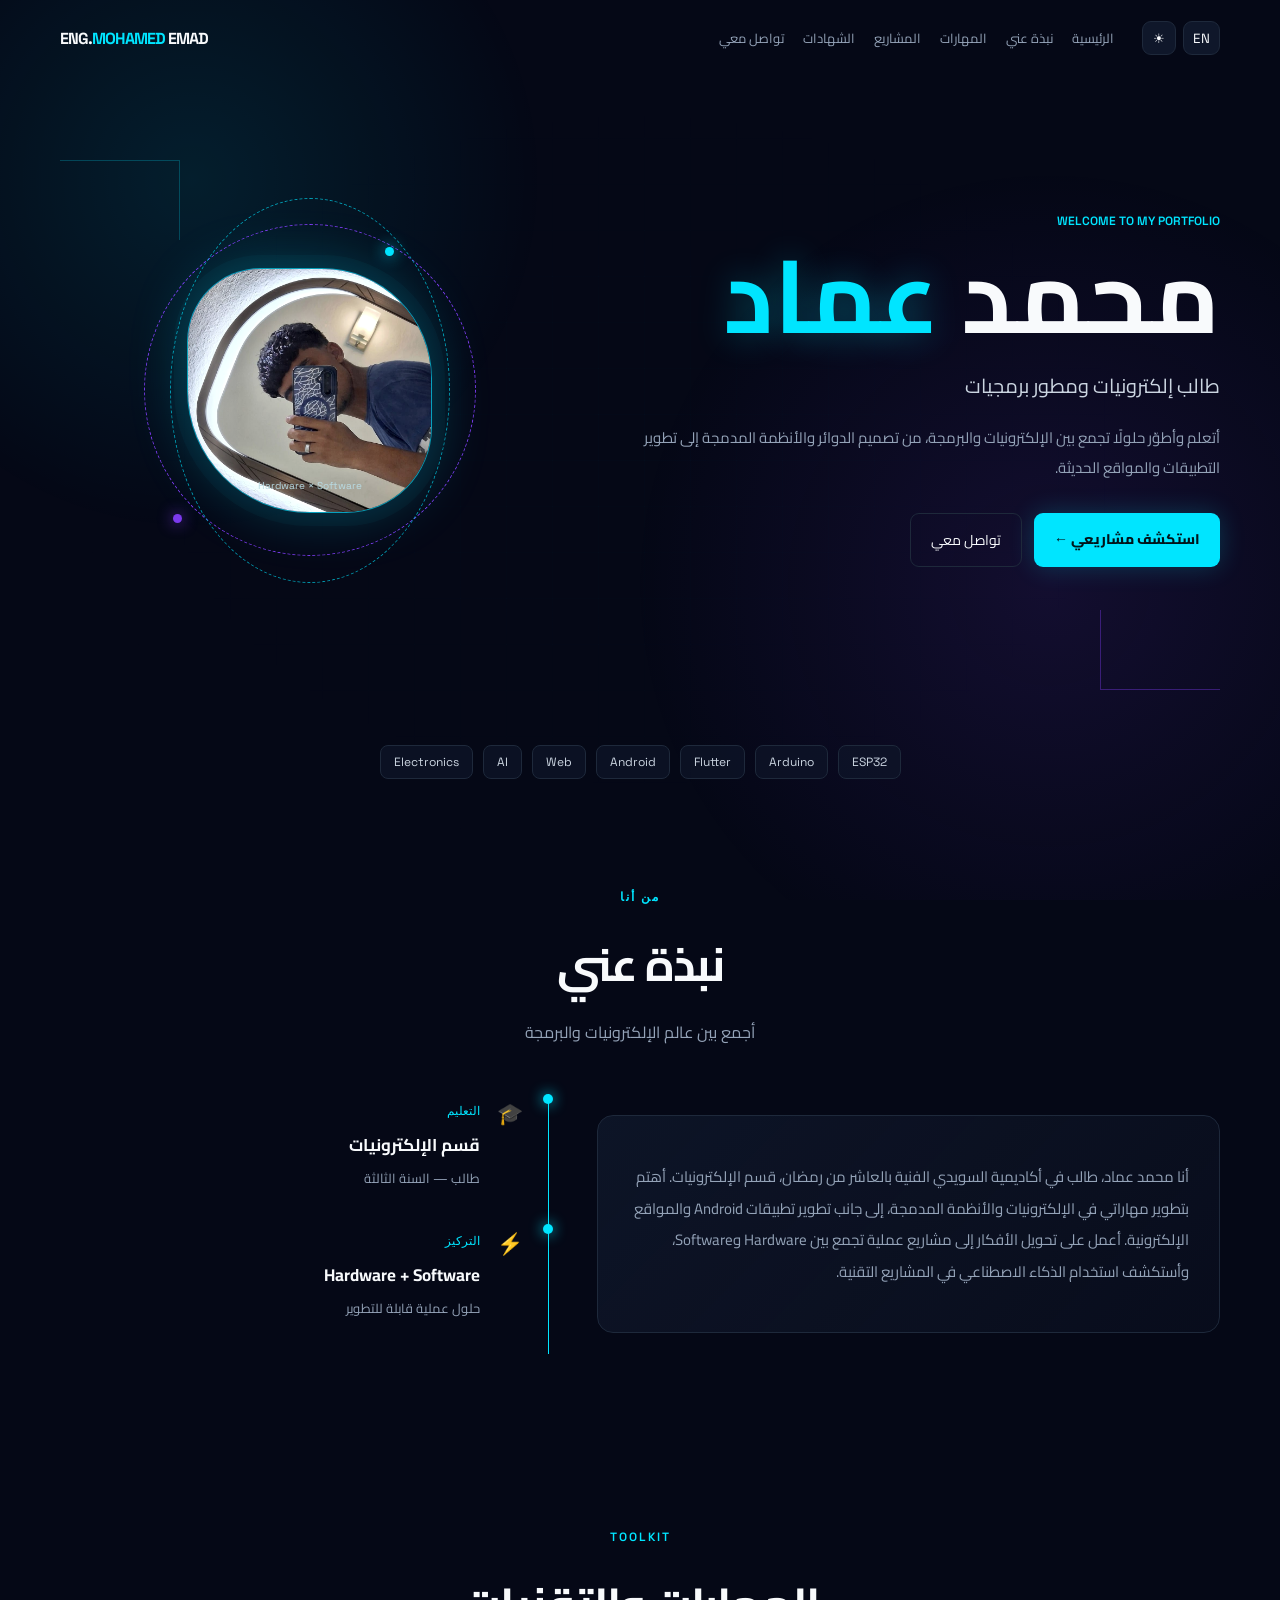
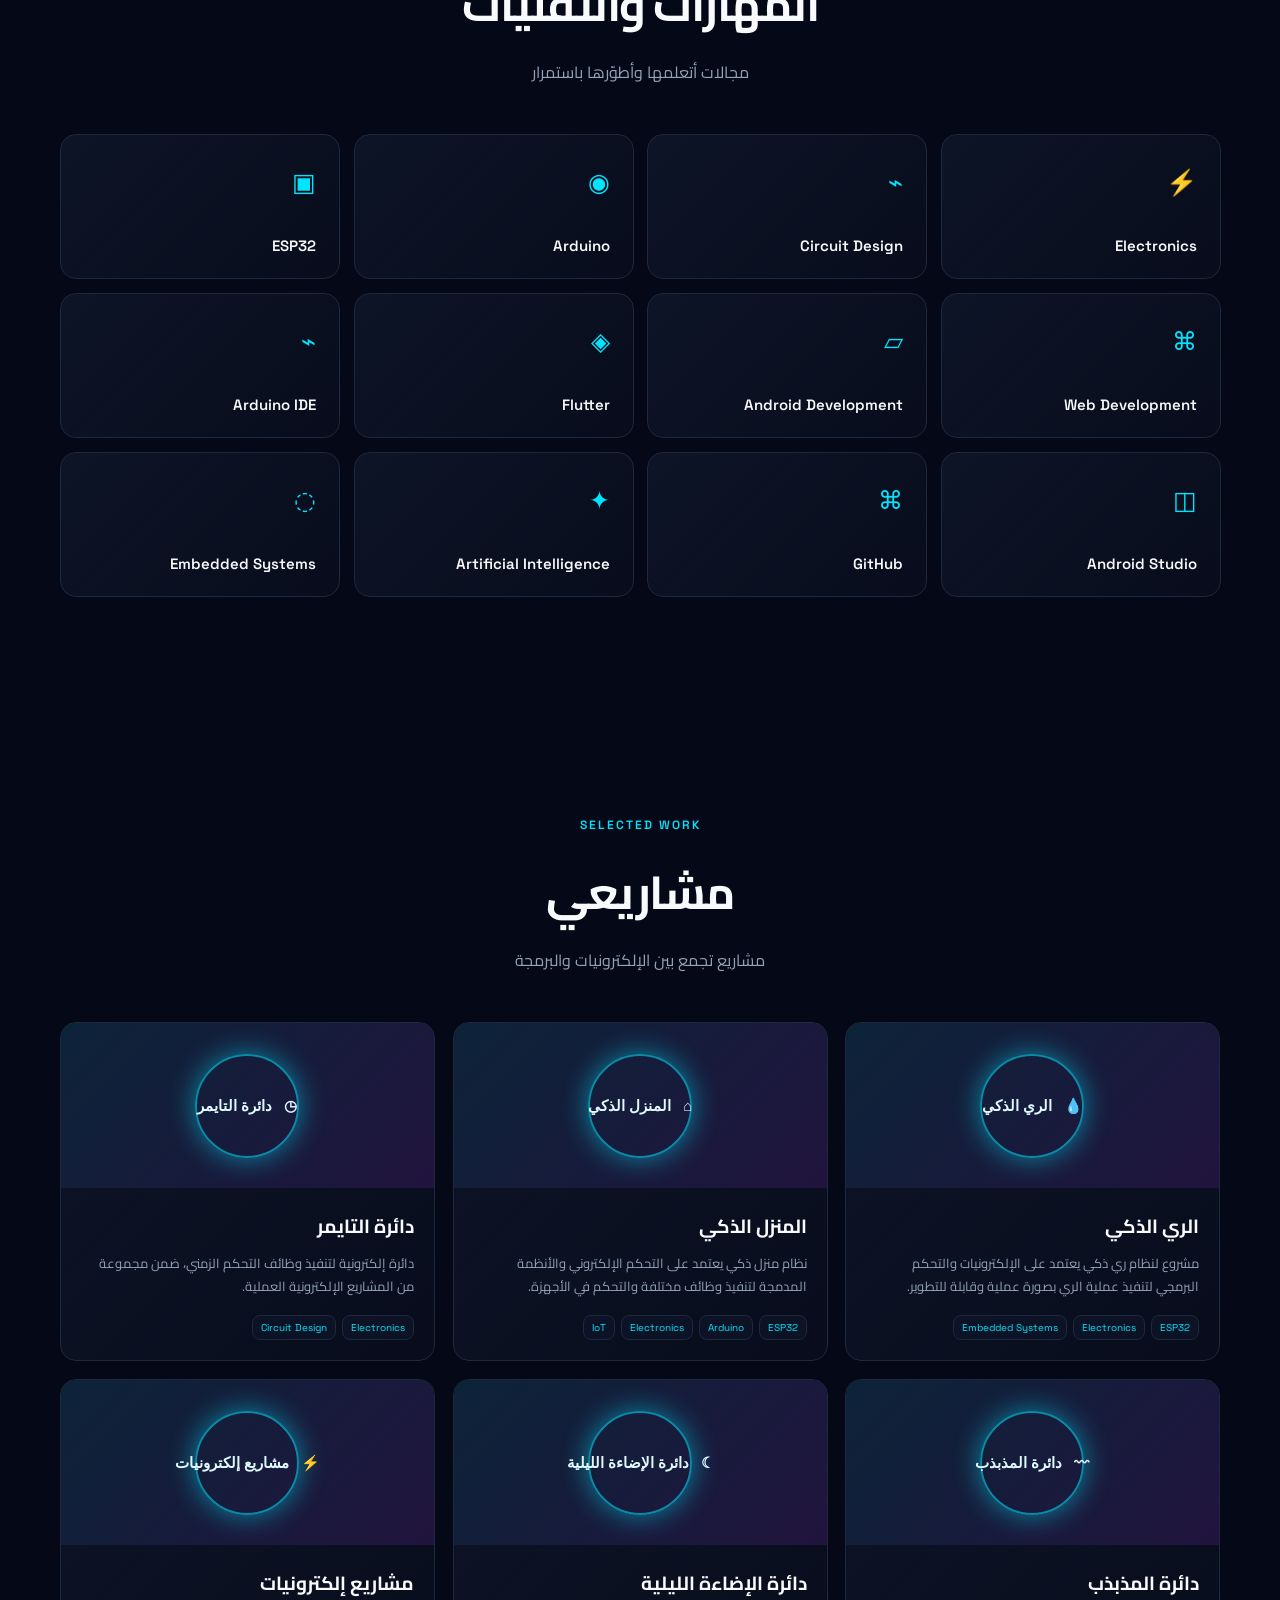
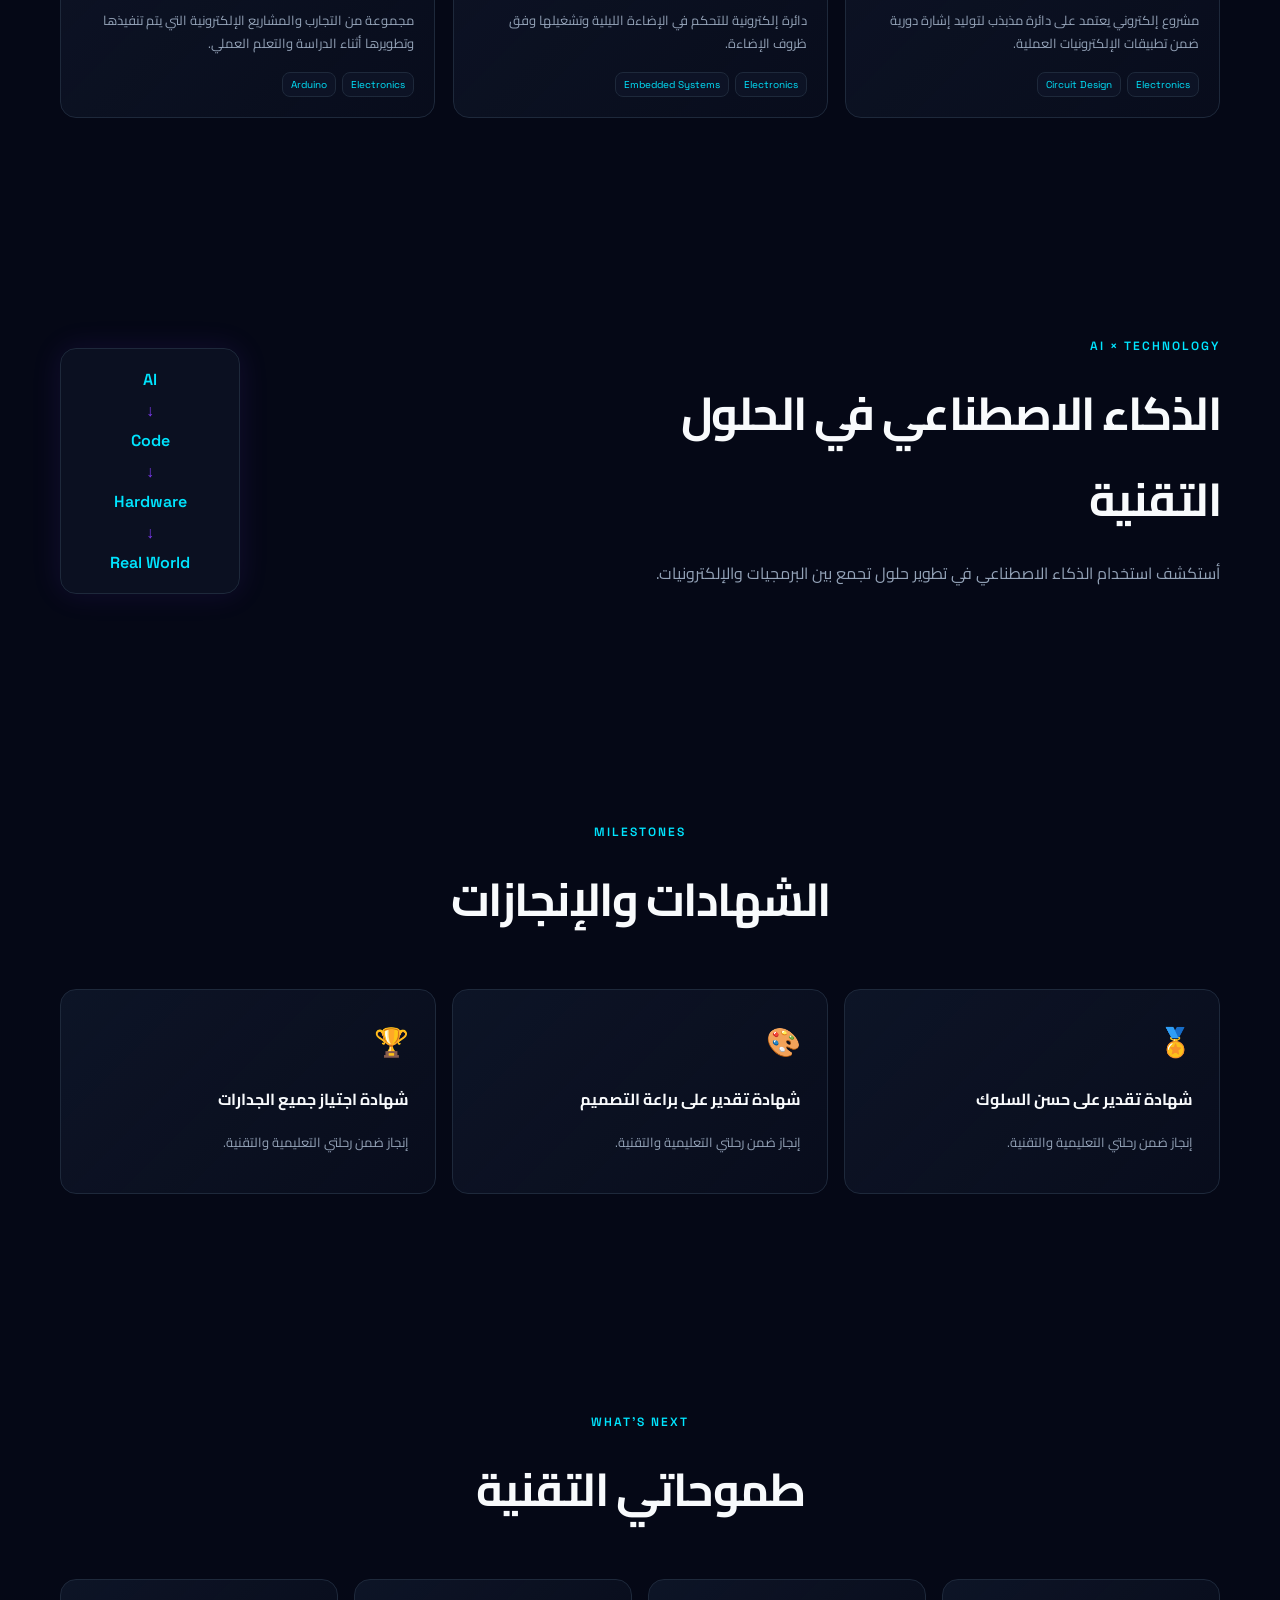
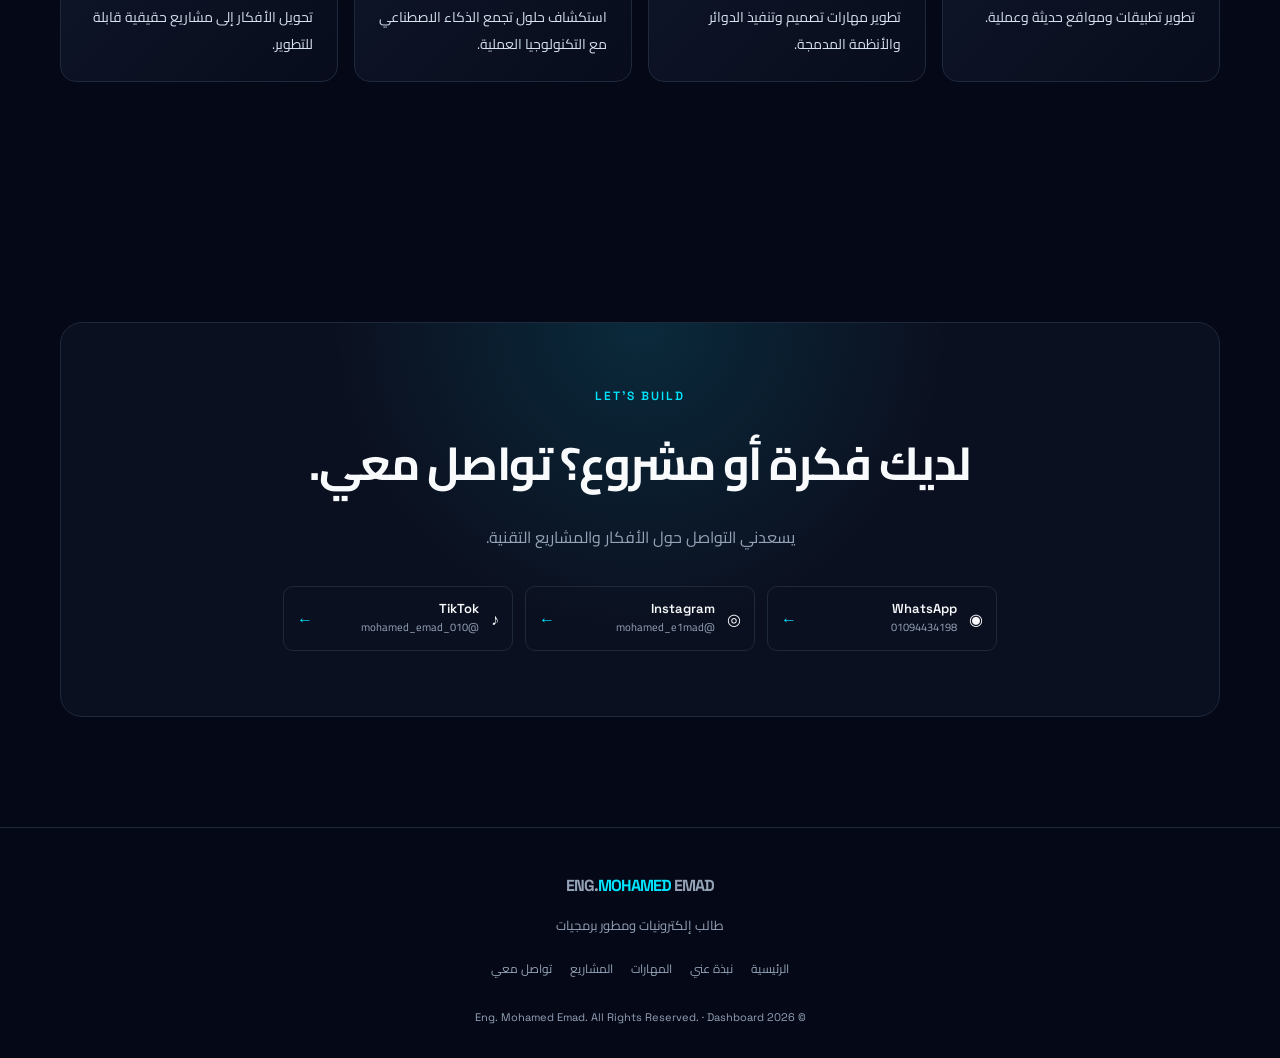
<file: index.html>
<!doctype html>
<html lang="ar" dir="rtl">
<head>
  <meta charset="utf-8"><meta name="viewport" content="width=device-width,initial-scale=1">
  <meta name="theme-color" content="#050816"><title>Eng. Mohamed Emad | Portfolio</title>
  <link rel="preconnect" href="https://fonts.googleapis.com"><link rel="preconnect" href="https://fonts.gstatic.com" crossorigin>
  <link href="https://fonts.googleapis.com/css2?family=Cairo:wght@400;500;600;700;800&family=Space+Grotesk:wght@400;500;600;700&display=swap" rel="stylesheet">
  <link rel="stylesheet" href="css/style.css"><link rel="stylesheet" href="css/animations.css">
</head>
<body>
  <div class="noise"></div><div class="grid-bg"></div>
  <header class="nav" id="top"><a href="#top" class="brand">ENG.<span>MOHAMED</span> EMAD</a>
    <button class="menu" aria-label="القائمة" aria-expanded="false">☰</button>
    <nav><a href="#home" data-t="navHome">الرئيسية</a><a href="#about" data-t="navAbout">نبذة عني</a><a href="#skills" data-t="navSkills">المهارات</a><a href="#projects" data-t="navProjects">المشاريع</a><a href="#certificates" data-t="navCertificates">الشهادات</a><a href="#contact" data-t="navContact">تواصل معي</a></nav>
    <div class="nav-actions"><button class="icon-btn theme-toggle" aria-label="تبديل المظهر">☀</button><button class="lang-toggle">EN</button></div>
  </header>
  <main>
    <section class="hero section" id="home">
      <div class="hero-copy reveal"><p class="eyebrow" data-t="welcome">WELCOME TO MY PORTFOLIO</p><h1>محمد <span>عماد</span></h1><p class="role" data-t="role">طالب إلكترونيات ومطور برمجيات</p>
        <p class="lead" data-t="heroText">أتعلم وأطوّر حلولًا تجمع بين الإلكترونيات والبرمجة، من تصميم الدوائر والأنظمة المدمجة إلى تطوير التطبيقات والمواقع الحديثة.</p>
        <div class="hero-buttons"><a href="#projects" class="btn primary" data-t="explore">استكشف مشاريعي <b>←</b></a><a href="#contact" class="btn secondary" data-t="contactMe">تواصل معي</a></div>
      </div>
      <div class="portrait-wrap reveal"><div class="orbit orbit-one"></div><div class="orbit orbit-two"></div><i class="dot d1"></i><i class="dot d2"></i><div class="portrait"><img src="assets/images/profile.jpeg" alt="Mohamed Emad" style="width:100%;height:100%;display:block;object-fit:cover;object-position:52% 30%;filter:contrast(1.05) saturate(.9)"><span style="z-index:2;width:100%;text-align:center">Hardware × Software</span></div></div>
      <div class="circuit c1"></div><div class="circuit c2"></div>
    </section>
    <section class="tech-strip" aria-label="Technologies"><span>ESP32</span><span>Arduino</span><span>Flutter</span><span>Android</span><span>Web</span><span>AI</span><span>Electronics</span></section>

    <section class="section about" id="about"><div class="section-head reveal"><p class="eyebrow" data-t="aboutKicker">WHO I AM</p><h2 data-t="aboutTitle">نبذة عني</h2><p data-t="aboutSub">أجمع بين عالم الإلكترونيات والبرمجة</p></div>
      <div class="about-grid"><article class="about-text glass reveal"><p data-t="aboutText">أنا محمد عماد، طالب في أكاديمية السويدي الفنية بالعاشر من رمضان، قسم الإلكترونيات. أهتم بتطوير مهاراتي في الإلكترونيات والأنظمة المدمجة، إلى جانب تطوير تطبيقات Android والمواقع الإلكترونية. أعمل على تحويل الأفكار إلى مشاريع عملية تجمع بين Hardware وSoftware، وأستكشف استخدام الذكاء الاصطناعي في المشاريع التقنية.</p></article><div class="timeline reveal"><article><b>🎓</b><div><small data-t="education">التعليم</small><h3 data-t="educationName">قسم الإلكترونيات</h3><p data-t="educationDetail">طالب — السنة الثالثة</p></div></article><article><b>⚡</b><div><small data-t="focus">التركيز</small><h3 data-t="focusName">Hardware + Software</h3><p data-t="focusDetail">حلول عملية قابلة للتطوير</p></div></article></div></div>
    </section>
    <section class="section" id="skills"><div class="section-head reveal"><p class="eyebrow">TOOLKIT</p><h2 data-t="skillsTitle">المهارات والتقنيات</h2><p data-t="skillsSub">مجالات أتعلمها وأطوّرها باستمرار</p></div><div class="skills-grid" id="skillsGrid"></div></section>
    <section class="section" id="projects"><div class="section-head reveal"><p class="eyebrow">SELECTED WORK</p><h2 data-t="projectsTitle">مشاريعي</h2><p data-t="projectsSub">مشاريع تجمع بين الإلكترونيات والبرمجة</p></div><div class="projects-grid" id="projectsGrid"></div></section>
    <section class="section ai-section"><div class="ai-copy reveal"><p class="eyebrow">AI × TECHNOLOGY</p><h2 data-t="aiTitle">الذكاء الاصطناعي في الحلول التقنية</h2><p data-t="aiText">أستكشف استخدام الذكاء الاصطناعي في تطوير حلول تجمع بين البرمجيات والإلكترونيات.</p></div><div class="ai-flow reveal"><span>AI</span><i>↓</i><span>Code</span><i>↓</i><span>Hardware</span><i>↓</i><span>Real World</span></div></section>
    <section class="section" id="certificates"><div class="section-head reveal"><p class="eyebrow">MILESTONES</p><h2 data-t="certTitle">الشهادات والإنجازات</h2></div><div class="cert-grid" id="certGrid"></div></section>
    <section class="section aspirations"><div class="section-head reveal"><p class="eyebrow">WHAT'S NEXT</p><h2 data-t="aspTitle">طموحاتي التقنية</h2></div><div class="asp-grid"><article class="glass reveal" data-t="asp1">تطوير تطبيقات ومواقع حديثة وعملية.</article><article class="glass reveal" data-t="asp2">تطوير مهارات تصميم وتنفيذ الدوائر والأنظمة المدمجة.</article><article class="glass reveal" data-t="asp3">استكشاف حلول تجمع الذكاء الاصطناعي مع التكنولوجيا العملية.</article><article class="glass reveal" data-t="asp4">تحويل الأفكار إلى مشاريع حقيقية قابلة للتطوير.</article></div></section>
    <section class="contact section" id="contact"><div class="contact-card reveal"><p class="eyebrow">LET'S BUILD</p><h2 data-t="contactTitle">لديك فكرة أو مشروع؟ تواصل معي.</h2><p data-t="contactText">يسعدني التواصل حول الأفكار والمشاريع التقنية.</p><div class="socials"><a href="https://wa.me/201094434198" target="_blank" rel="noopener">◉ <span>WhatsApp<small>01094434198</small></span><b>←</b></a><a href="#" aria-label="Instagram">◎ <span>Instagram<small>@mohamed_e1mad</small></span><b>←</b></a><a href="#" aria-label="TikTok">♪ <span>TikTok<small>@mohamed_emad_010</small></span><b>←</b></a></div></div></section>
  </main>
  <footer><a class="brand" href="#top">ENG.<span>MOHAMED</span> EMAD</a><p data-t="role">طالب إلكترونيات ومطور برمجيات</p><div><a href="#home" data-t="navHome">الرئيسية</a><a href="#about" data-t="navAbout">نبذة</a><a href="#skills" data-t="navSkills">المهارات</a><a href="#projects" data-t="navProjects">المشاريع</a><a href="#contact" data-t="navContact">تواصل</a></div><small>© 2026 Eng. Mohamed Emad. All Rights Reserved. · <a href="dashboard.html">Dashboard</a></small></footer>
  <script src="data/content.js"></script><script src="js/main.js"></script>
</body></html>
</file>
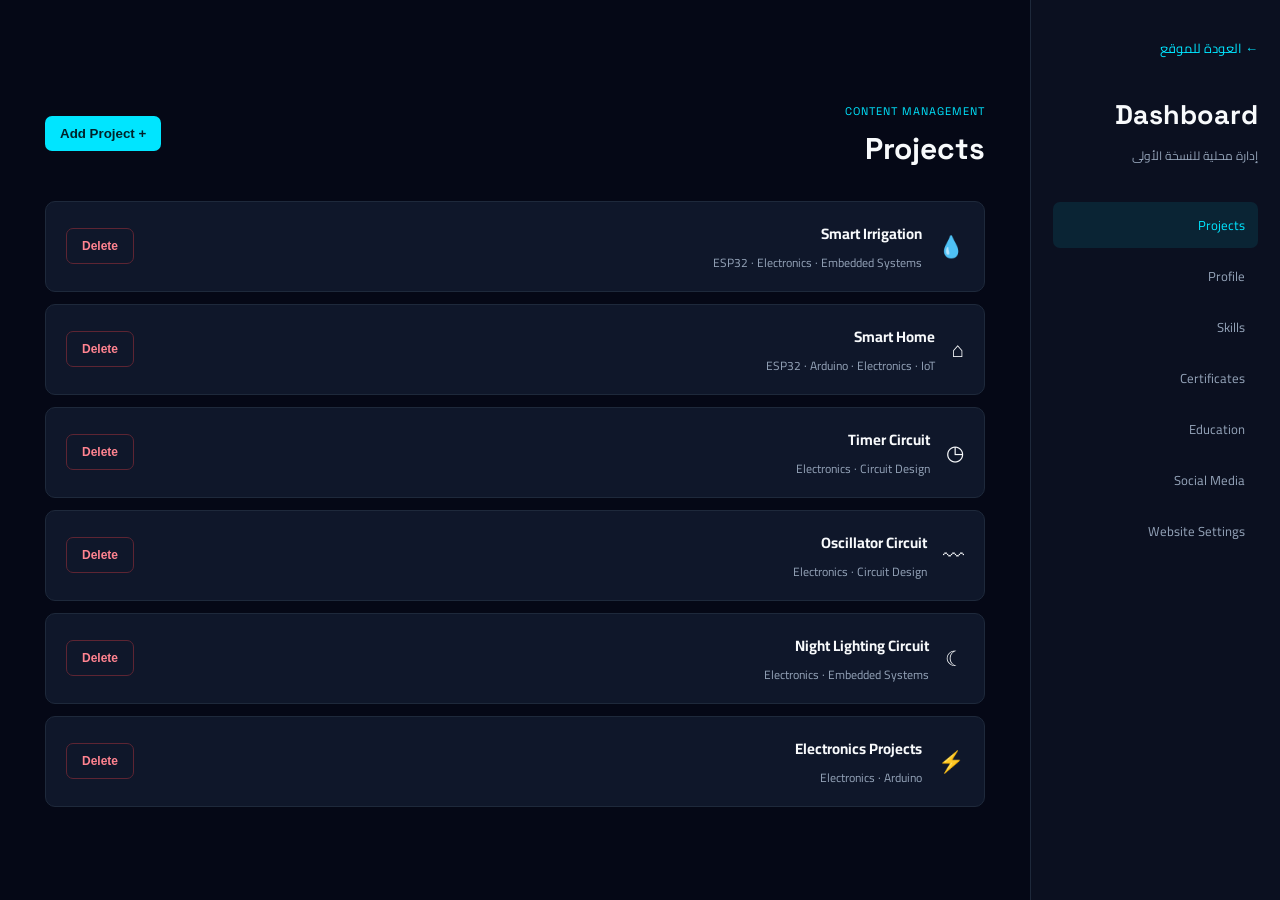
<file: dashboard.html>
<!doctype html><html lang="ar" dir="rtl"><head><meta charset="utf-8"><meta name="viewport" content="width=device-width,initial-scale=1"><title>Portfolio Dashboard</title><link href="https://fonts.googleapis.com/css2?family=Cairo:wght@400;600;700&family=Space+Grotesk:wght@500;700&display=swap" rel="stylesheet"><link rel="stylesheet" href="css/dashboard.css"></head><body><aside><a href="index.html">← العودة للموقع</a><h1>Dashboard</h1><p>إدارة محلية للنسخة الأولى</p><nav><a class="active">Projects</a><a>Profile</a><a>Skills</a><a>Certificates</a><a>Education</a><a>Social Media</a><a>Website Settings</a></nav></aside><main><header><div><small>CONTENT MANAGEMENT</small><h2>Projects</h2></div><button id="add">+ Add Project</button></header><section id="list"></section></main><dialog id="modal"><form method="dialog"><h2>Add Project</h2><label>Project Name<input id="name" required></label><label>Description<textarea id="desc" required></textarea></label><label>Technologies <input id="tech" placeholder="ESP32, Arduino"></label><div><button value="cancel">Cancel</button><button id="save" value="default">Save Project</button></div></form></dialog><script src="data/content.js"></script><script src="js/dashboard.js"></script></body></html>
</file>
<file: css/style.css>
:root{--bg:#050816;--surface:#0b1020;--card:#0f172a;--cyan:#00e5ff;--purple:#7c3aed;--text:#f8fafc;--muted:#94a3b8;--border:#1e293b;--font:'Cairo',sans-serif}*{box-sizing:border-box}html{scroll-behavior:smooth}body{margin:0;background:var(--bg);color:var(--text);font-family:var(--font);overflow-x:hidden}.grid-bg,.noise{position:fixed;inset:0;pointer-events:none;z-index:-2}.grid-bg{opacity:.22;background-image:linear-gradient(rgba(0,229,255,.06) 1px,transparent 1px),linear-gradient(90deg,rgba(0,229,255,.06) 1px,transparent 1px);background-size:46px 46px;mask-image:radial-gradient(ellipse at center,black,transparent 75%)}.noise{z-index:-1;background:radial-gradient(circle at 15% 20%,rgba(0,229,255,.1),transparent 22rem),radial-gradient(circle at 82% 65%,rgba(124,58,237,.12),transparent 26rem)}a{color:inherit;text-decoration:none}.section{width:min(1160px,calc(100% - 40px));margin:auto;padding:110px 0}.nav{position:fixed;z-index:10;top:0;right:0;left:0;height:76px;display:flex;direction:ltr;align-items:center;gap:28px;padding:0 max(30px,calc((100vw - 1160px)/2));transition:.3s}.nav.scrolled{background:color-mix(in srgb,var(--bg) 78%,transparent);backdrop-filter:blur(18px);border-bottom:1px solid var(--border)}.brand{font-family:'Space Grotesk',sans-serif;font-weight:700;letter-spacing:-1px;font-size:16px;white-space:nowrap}.brand span{color:var(--cyan)}nav{display:flex;gap:19px;margin-left:auto;direction:rtl}nav a{color:var(--muted);font-size:13px;transition:.2s}nav a:hover{color:var(--cyan)}.nav-actions{display:flex;gap:7px}.icon-btn,.lang-toggle,.menu{border:1px solid var(--border);background:var(--card);color:var(--text);border-radius:9px;cursor:pointer;height:34px;min-width:34px}.lang-toggle{font-family:'Space Grotesk';padding:0 9px}.menu{display:none}.hero{min-height:760px;display:grid;grid-template-columns:1.1fr .9fr;align-items:center;gap:50px;position:relative;padding-top:130px}.eyebrow{font:600 12px 'Space Grotesk';letter-spacing:2px;color:var(--cyan);margin:0 0 16px}.hero h1{font-size:clamp(54px,8vw,105px);line-height:1;margin:0;letter-spacing:-5px}.hero h1 span{color:var(--cyan);text-shadow:0 0 35px rgba(0,229,255,.32)}.role{color:#cbd5e1;font-size:20px;margin:19px 0}.lead{color:var(--muted);line-height:2;font-size:15px;max-width:610px}.hero-buttons{display:flex;gap:12px;margin-top:30px}.btn{padding:13px 20px;border-radius:9px;font-size:14px;transition:.25s}.primary{background:var(--cyan);color:#00141a;font-weight:800;box-shadow:0 0 26px rgba(0,229,255,.2)}.primary:hover{transform:translateY(-3px);box-shadow:0 0 34px rgba(0,229,255,.4)}.primary b{padding-right:12px}.secondary{border:1px solid var(--border);color:var(--text)}.secondary:hover{border-color:var(--purple);box-shadow:0 0 24px rgba(124,58,237,.25)}.portrait-wrap{width:min(350px,80vw);aspect-ratio:1;margin:auto;position:relative;display:grid;place-items:center}.portrait{width:70%;aspect-ratio:1;border-radius:30% 45% 35% 50%;background:linear-gradient(140deg,#172554,#111827);border:1px solid rgba(0,229,255,.65);box-shadow:0 0 0 13px rgba(0,229,255,.035),0 0 55px rgba(0,229,255,.25),inset 0 0 30px rgba(124,58,237,.2);display:grid;place-items:center;position:relative;z-index:2;overflow:hidden}.avatar{font:700 62px 'Space Grotesk';color:var(--cyan);text-shadow:0 0 20px var(--cyan)}.portrait span{position:absolute;bottom:20px;font:10px 'Space Grotesk';color:#b8dce5}.orbit{position:absolute;border-radius:50%;border:1px dashed var(--purple);animation:spin 22s linear infinite}.orbit-one{width:95%;height:95%}.orbit-two{width:80%;height:110%;border-color:rgba(0,229,255,.65);animation-direction:reverse;animation-duration:16s}.dot{position:absolute;width:9px;height:9px;border-radius:50%;background:var(--cyan);box-shadow:0 0 15px var(--cyan)}.d1{top:9%;right:26%}.d2{bottom:12%;left:11%;background:var(--purple);box-shadow:0 0 15px var(--purple)}@keyframes spin{to{transform:rotate(360deg)}}.circuit{position:absolute;border:1px solid rgba(0,229,255,.23);width:120px;height:80px;border-left:0;border-bottom:0}.c1{top:160px;left:0}.c2{bottom:70px;right:0;transform:rotate(180deg);border-color:rgba(124,58,237,.4)}.tech-strip{width:min(1160px,calc(100% - 40px));margin:-15px auto 0;display:flex;flex-wrap:wrap;justify-content:center;gap:10px}.tech-strip span,.tag{font:12px 'Space Grotesk';padding:8px 13px;background:rgba(15,23,42,.68);border:1px solid var(--border);border-radius:8px;color:#cbd5e1}.section-head{text-align:center;max-width:650px;margin:0 auto 47px}.section-head h2,.ai-copy h2,.contact h2{font-size:clamp(30px,4vw,46px);margin:0 0 10px;letter-spacing:-1.5px}.section-head p:not(.eyebrow){color:var(--muted);margin:0}.about{padding-bottom:65px}.about-grid{display:grid;grid-template-columns:1.1fr .9fr;gap:28px;align-items:center}.glass{background:linear-gradient(135deg,rgba(15,23,42,.85),rgba(11,16,32,.64));border:1px solid var(--border);border-radius:16px}.about-text{padding:30px;color:var(--muted);line-height:2.1;font-size:15px}.timeline{border-inline-start:1px solid var(--cyan);margin-inline:20px}.timeline article{display:flex;gap:17px;position:relative;padding:0 25px 34px}.timeline article:before{content:'';position:absolute;width:10px;height:10px;background:var(--cyan);border-radius:50%;right:-5px;box-shadow:0 0 14px var(--cyan)}.timeline article b{font-size:21px}.timeline small{color:var(--cyan);font:12px 'Space Grotesk'}.timeline h3{margin:5px 0;font-size:17px}.timeline p{color:var(--muted);margin:0;font-size:13px}.skills-grid{display:grid;grid-template-columns:repeat(4,1fr);gap:14px}.skill{min-height:145px;padding:23px;display:flex;flex-direction:column;justify-content:space-between;transition:.25s}.skill:hover,.project:hover{transform:translateY(-6px);border-color:var(--cyan);box-shadow:0 10px 28px rgba(0,229,255,.1)}.skill i{font-style:normal;color:var(--cyan);font-size:25px}.skill h3{font:600 15px 'Space Grotesk';margin:0}.projects-grid{display:grid;grid-template-columns:repeat(3,1fr);gap:18px}.project{overflow:hidden;transition:.25s}.project-visual{height:165px;background:linear-gradient(135deg,#0c2338,#21143e);display:grid;place-items:center;position:relative;overflow:hidden}.project-visual:before{content:'';width:100px;height:100px;border:2px solid var(--cyan);border-radius:50%;box-shadow:0 0 28px var(--cyan);opacity:.55}.project-visual b{position:absolute;font:600 15px 'Space Grotesk';color:#e0f8ff}.project-body{padding:20px}.project h3{font-size:19px;margin:0 0 8px}.project p{color:var(--muted);font-size:13px;line-height:1.8;margin:0 0 16px}.tags{display:flex;flex-wrap:wrap;gap:6px}.tag{font-size:10px;padding:5px 8px;color:var(--cyan)}.ai-section{display:flex;align-items:center;justify-content:space-between;gap:50px}.ai-copy{max-width:620px}.ai-copy>p:last-child{color:var(--muted);line-height:1.9}.ai-flow{min-width:180px;text-align:center;border:1px solid var(--border);border-radius:16px;padding:20px;background:rgba(15,23,42,.6);box-shadow:0 0 30px rgba(124,58,237,.12)}.ai-flow span{display:block;color:var(--cyan);font:600 16px 'Space Grotesk'}.ai-flow i{display:block;color:var(--purple);font-style:normal;margin:5px}.cert-grid,.asp-grid{display:grid;grid-template-columns:repeat(3,1fr);gap:16px}.cert{padding:26px;min-height:172px}.cert i{font-style:normal;font-size:28px}.cert h3{font-size:16px}.cert p{color:var(--muted);font-size:13px}.asp-grid{grid-template-columns:repeat(4,1fr)}.asp-grid article{padding:24px;color:#d7e2ef;line-height:1.9;font-size:14px}.contact{padding-top:130px}.contact-card{padding:65px;text-align:center;border:1px solid var(--border);border-radius:22px;background:radial-gradient(circle at 50% 0,rgba(0,229,255,.12),transparent 44%),var(--surface)}.contact-card>p:not(.eyebrow){color:var(--muted)}.socials{display:flex;gap:12px;margin-top:34px;justify-content:center}.socials a{display:flex;text-align:right;align-items:center;gap:12px;width:230px;padding:13px;border:1px solid var(--border);border-radius:10px;transition:.25s}.socials a:hover{transform:translateY(-4px);border-color:var(--cyan);box-shadow:0 0 22px rgba(0,229,255,.15)}.socials span{flex:1;font:600 13px 'Space Grotesk'}.socials small{display:block;color:var(--muted);font:11px 'Cairo'}.socials b{color:var(--cyan)}footer{border-top:1px solid var(--border);padding:42px 20px 28px;text-align:center;color:var(--muted)}footer>p{font-size:13px}footer div{display:flex;justify-content:center;gap:18px;font-size:12px;margin:20px}footer small{font:11px 'Space Grotesk'}body.light{--bg:#f8fafc;--surface:#fff;--card:#fff;--text:#0f172a;--muted:#475569;--border:#d8e0eb}body.light .noise{opacity:.4}body.light .nav.scrolled{background:color-mix(in srgb,#f8fafc 84%,transparent)}.reveal{opacity:0;transform:translateY(18px);transition:.6s ease}.reveal.visible{opacity:1;transform:none}@media(max-width:780px){.nav{height:65px;padding:0 20px}.menu{display:block;order:4}.nav-actions{margin-left:auto}nav{display:none;position:absolute;top:65px;right:15px;left:15px;padding:16px;flex-direction:column;background:var(--surface);border:1px solid var(--border);border-radius:12px}nav.open{display:flex}.hero{grid-template-columns:1fr;min-height:auto;text-align:center;padding-top:115px;padding-bottom:70px;gap:10px}.hero-copy{order:2}.portrait-wrap{order:1;width:260px}.hero h1{font-size:58px;letter-spacing:-3px}.lead{font-size:14px}.hero-buttons{justify-content:center}.circuit{display:none}.section{padding:75px 0}.about-grid,.ai-section{grid-template-columns:1fr;display:grid}.skills-grid{grid-template-columns:repeat(2,1fr)}.projects-grid,.cert-grid{grid-template-columns:1fr}.asp-grid{grid-template-columns:repeat(2,1fr)}.contact-card{padding:42px 18px}.socials{flex-direction:column;align-items:center}.socials a{width:min(100%,270px)}.timeline{margin-inline:10px}.section-head{margin-bottom:30px}.tech-strip{margin-top:0}.portrait span{font-size:8px}}@media(max-width:380px){.brand{font-size:13px}.skills-grid,.asp-grid{grid-template-columns:1fr}.hero-buttons{flex-direction:column}.btn{width:100%}}
</file>
<file: css/animations.css>
/* Motion layer: intentionally subtle so the portfolio stays readable. */
@keyframes ambientDrift{0%,100%{transform:translate3d(0,0,0) scale(1)}50%{transform:translate3d(2vw,-1.5vh,0) scale(1.05)}}
@keyframes photoFloat{0%,100%{transform:translateY(0)}50%{transform:translateY(-10px)}}
@keyframes borderGlow{0%,100%{box-shadow:0 0 0 rgba(0,229,255,0)}50%{box-shadow:0 0 30px rgba(0,229,255,.16)}}
@keyframes scan{0%{transform:translateX(-140%) rotate(12deg)}55%,100%{transform:translateX(230%) rotate(12deg)}}
@keyframes softPulse{0%,100%{opacity:.35;transform:scale(.96)}50%{opacity:.85;transform:scale(1.06)}}
@keyframes titleReveal{from{opacity:0;letter-spacing:5px;filter:blur(7px)}to{opacity:1;letter-spacing:inherit;filter:blur(0)}}

.noise{animation:ambientDrift 12s ease-in-out infinite}.grid-bg{animation:ambientDrift 17s ease-in-out infinite reverse}.hero-copy .eyebrow{animation:titleReveal .75s .05s both}.hero h1{animation:titleReveal .9s .15s both}.hero .role{animation:titleReveal .8s .28s both}.hero .lead{animation:titleReveal .8s .4s both}.hero-buttons{animation:titleReveal .75s .55s both}.portrait-wrap{animation:photoFloat 5.5s ease-in-out infinite}.portrait:before{content:'';position:absolute;z-index:3;top:-30%;left:0;width:22%;height:160%;pointer-events:none;background:linear-gradient(90deg,transparent,rgba(255,255,255,.23),transparent);animation:scan 6s ease-in-out infinite}.portrait{animation:borderGlow 3.4s ease-in-out infinite}.tech-strip span{animation:softPulse 3.5s ease-in-out infinite}.tech-strip span:nth-child(2n){animation-delay:.45s}.tech-strip span:nth-child(3n){animation-delay:1s}.glass,.project,.socials a{will-change:transform;transition:transform .28s ease,border-color .28s ease,box-shadow .28s ease}.glass:hover{transform:translateY(-6px);border-color:rgba(0,229,255,.8);box-shadow:0 14px 30px rgba(0,229,255,.09)}.project-visual:after{content:'';position:absolute;inset:0;background:linear-gradient(115deg,transparent 38%,rgba(0,229,255,.14) 50%,transparent 62%);transform:translateX(-100%);transition:transform .6s ease}.project:hover .project-visual:after{transform:translateX(100%)}.skill i{transition:transform .3s ease}.skill:hover i{transform:rotate(10deg) scale(1.18)}.btn{position:relative;overflow:hidden}.btn:after{content:'';position:absolute;inset:0;background:linear-gradient(100deg,transparent 30%,rgba(255,255,255,.32) 50%,transparent 70%);transform:translateX(-120%);transition:transform .5s ease}.btn:hover:after{transform:translateX(120%)}.timeline article{transition:transform .25s ease}.timeline article:hover{transform:translateX(-7px)}[dir=ltr] .timeline article:hover{transform:translateX(7px)}
@media(prefers-reduced-motion:reduce){*,*:before,*:after{animation-duration:.01ms!important;animation-iteration-count:1!important;scroll-behavior:auto!important;transition-duration:.01ms!important}}
</file>
<file: css/dashboard.css>
:root{--bg:#050816;--surface:#0b1020;--card:#0f172a;--cyan:#00e5ff;--text:#f8fafc;--muted:#94a3b8;--border:#1e293b}*{box-sizing:border-box}body{margin:0;background:var(--bg);color:var(--text);font-family:Cairo,sans-serif;display:grid;grid-template-columns:250px 1fr;min-height:100vh}aside{background:var(--surface);border-left:1px solid var(--border);padding:32px 22px}aside>a{color:var(--cyan);font-size:13px;text-decoration:none}aside h1{font:700 27px 'Space Grotesk';margin:35px 0 0}aside p{font-size:12px;color:var(--muted)}aside nav{display:grid;gap:5px;margin-top:35px}aside nav a{padding:11px 13px;border-radius:7px;color:var(--muted);font-size:13px}.active{background:rgba(0,229,255,.09);color:var(--cyan)!important}main{padding:45px;max-width:1100px;width:100%;margin:auto}main header{display:flex;justify-content:space-between;align-items:center;margin-bottom:28px}small{font:11px 'Space Grotesk';letter-spacing:1px;color:var(--cyan)}h2{margin:5px 0;font:700 30px 'Space Grotesk'}button{cursor:pointer;border:0;border-radius:7px;background:var(--cyan);padding:10px 15px;font-weight:700;color:#00232a}#list{display:grid;gap:12px}.row{display:flex;align-items:center;gap:16px;padding:17px 20px;background:var(--card);border:1px solid var(--border);border-radius:10px}.row i{font-style:normal;font-size:21px}.row div{flex:1}.row h3{margin:0;font-size:15px}.row p{margin:3px 0 0;color:var(--muted);font-size:12px}.row button{background:transparent;color:#ff8390;border:1px solid #5d2533;font-size:12px}dialog{background:var(--surface);border:1px solid var(--border);color:var(--text);border-radius:12px;width:min(430px,90vw)}form{display:grid;gap:15px}label{font-size:13px;color:var(--muted)}input,textarea{display:block;margin-top:6px;width:100%;padding:10px;border:1px solid var(--border);border-radius:6px;background:var(--card);color:var(--text);font:inherit}textarea{height:90px}form div{display:flex;justify-content:flex-end;gap:8px}form div button:first-child{background:transparent;color:var(--text);border:1px solid var(--border)}@media(max-width:700px){body{grid-template-columns:1fr}aside{padding:18px;border-left:0;border-bottom:1px solid var(--border)}aside h1,aside p,aside nav{display:none}main{padding:25px 18px}}
</file>
